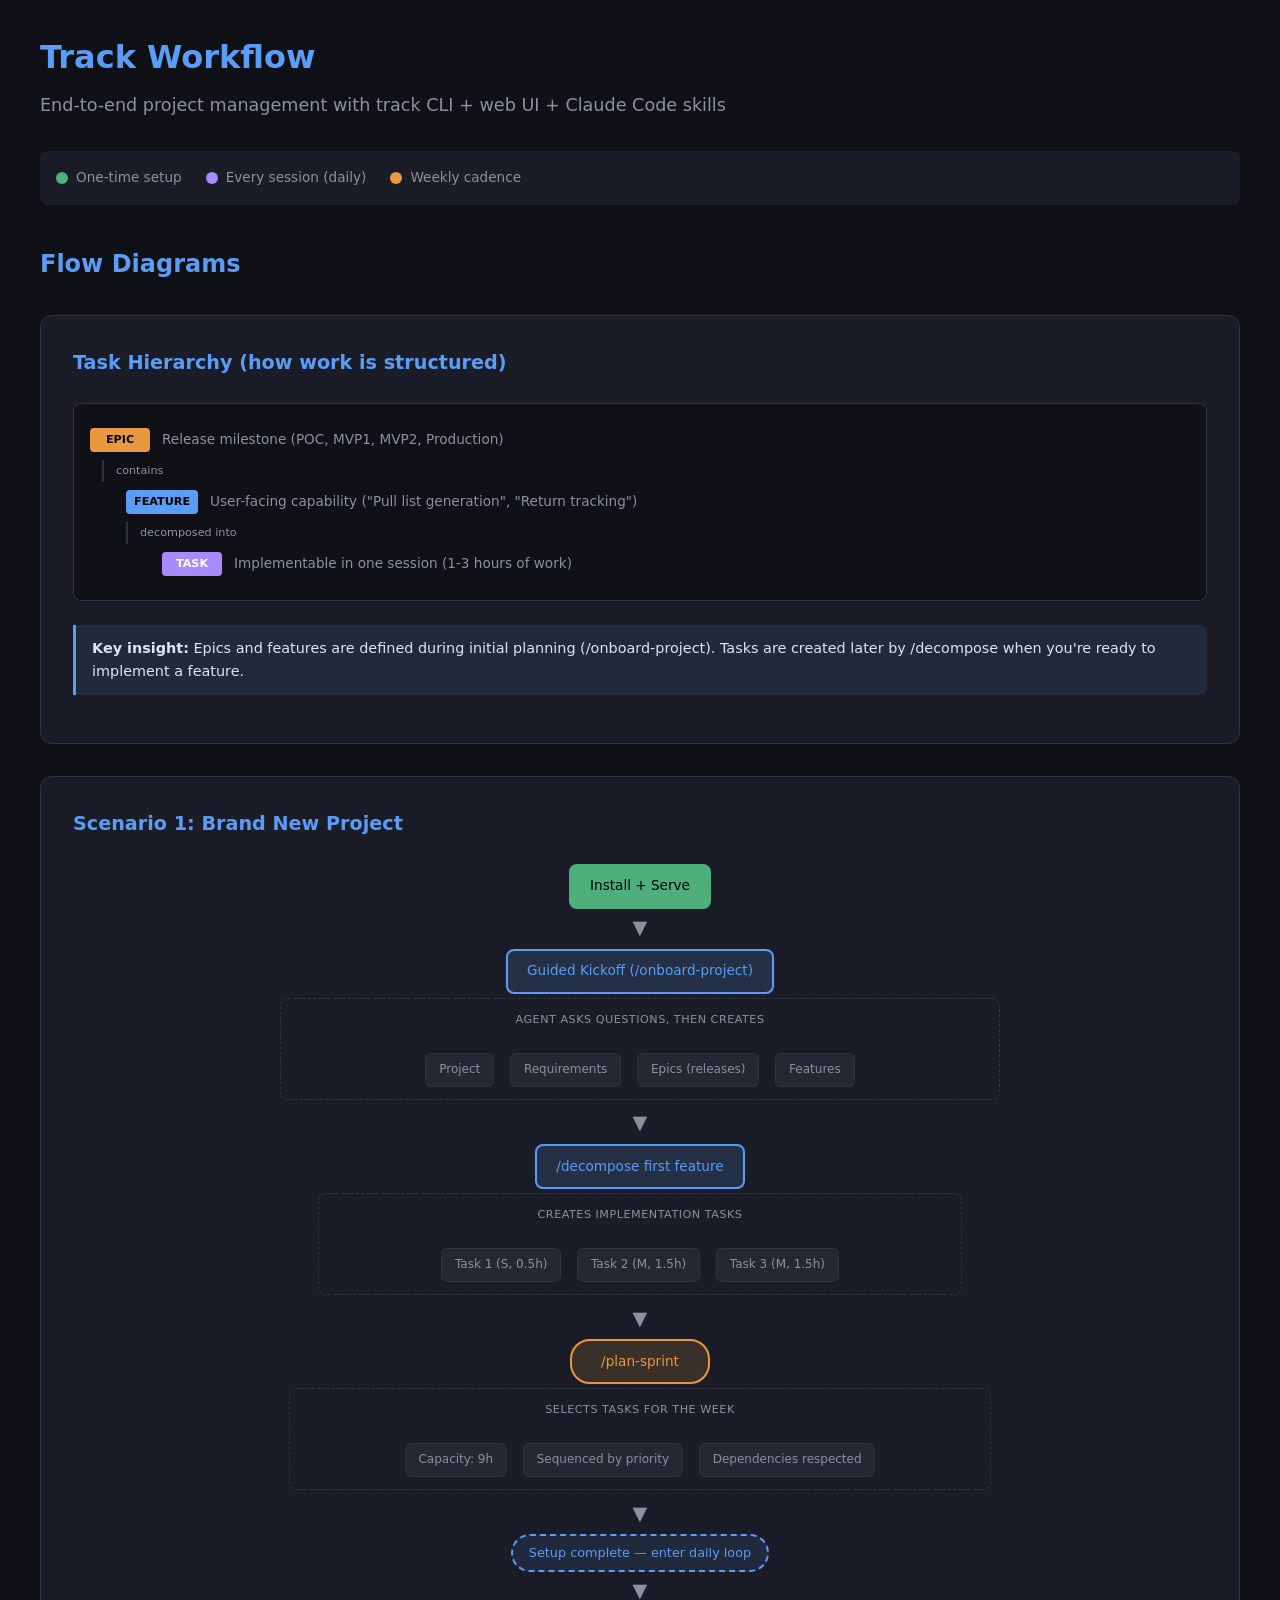
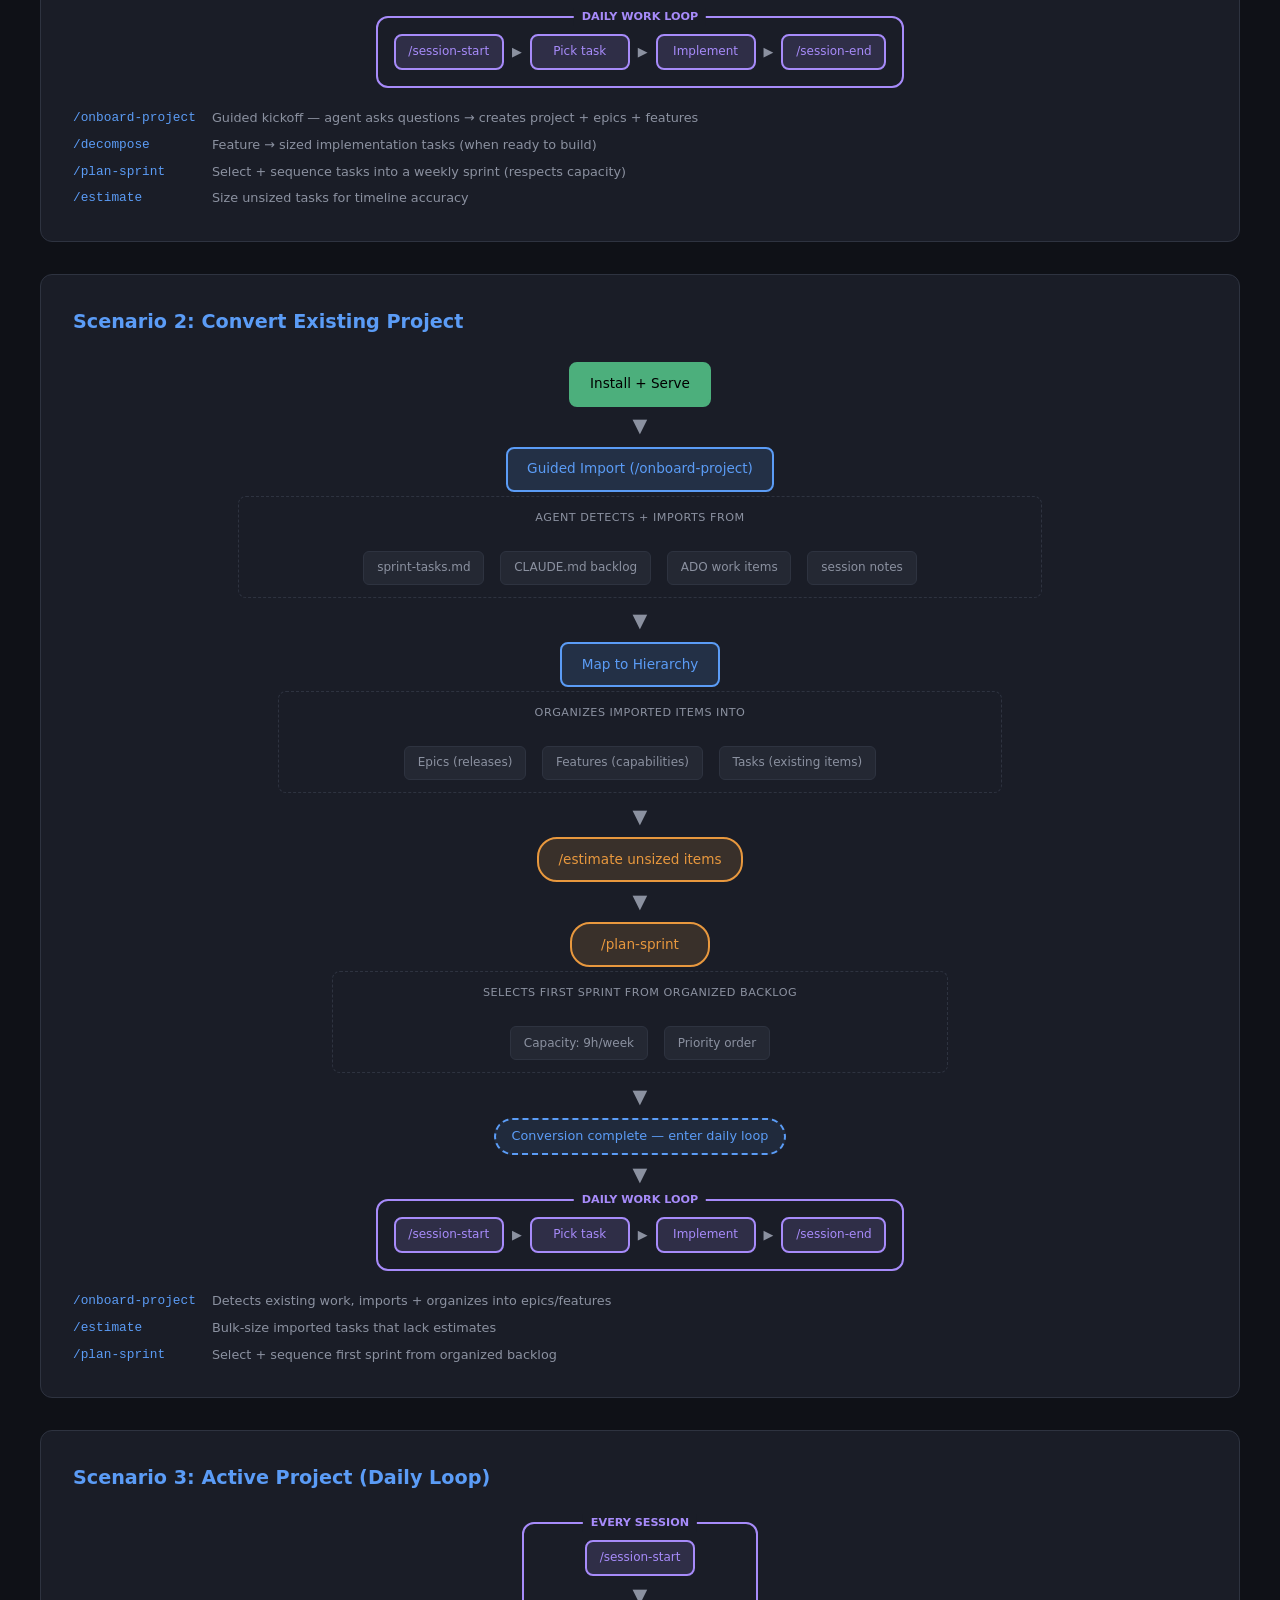
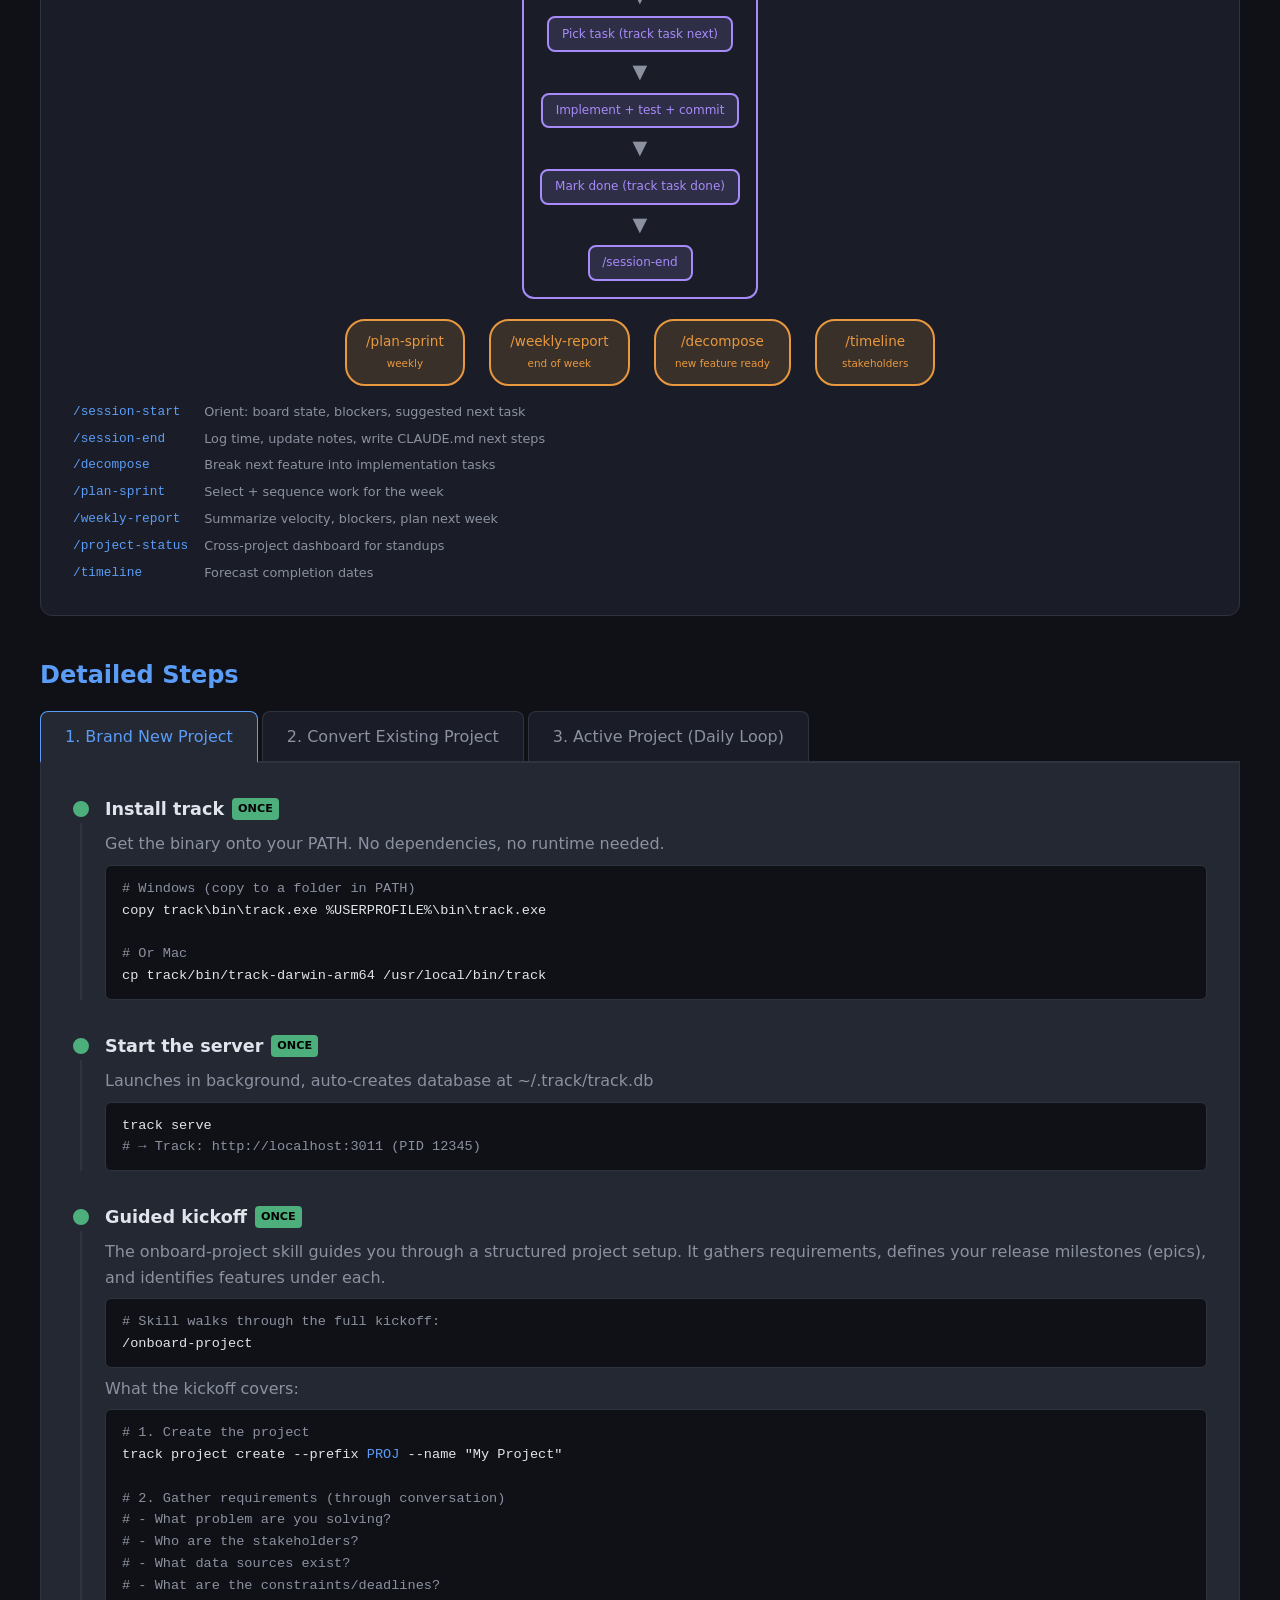
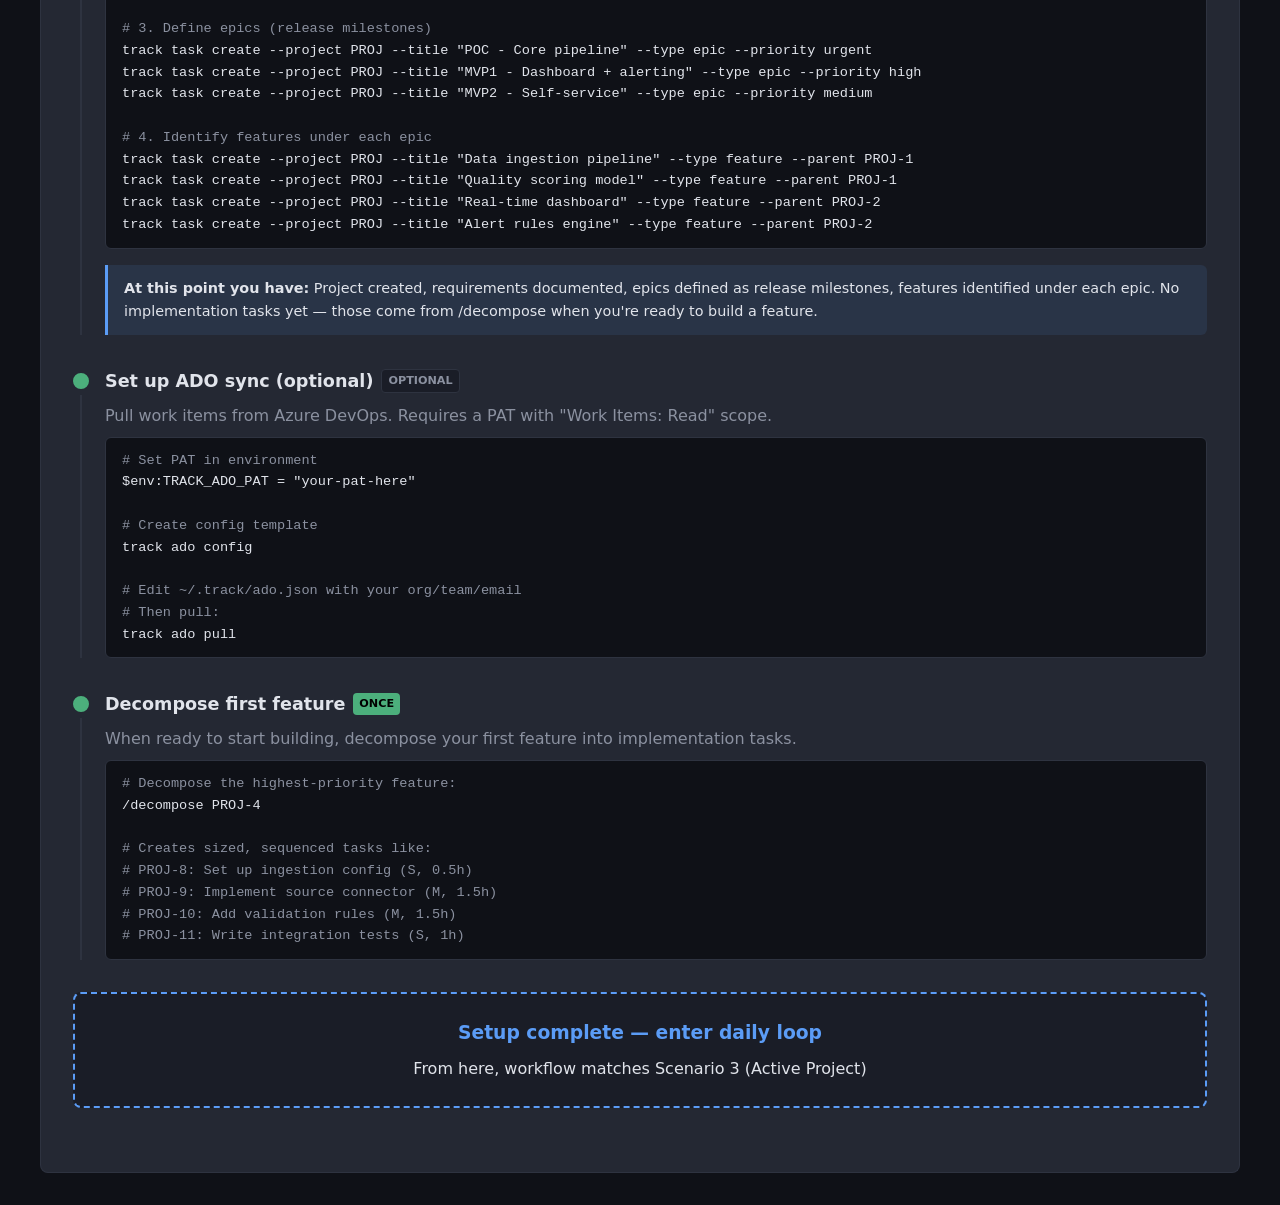
<file: docs/workflow.html>
<!DOCTYPE html>
<html lang="en">
<head>
    <meta charset="UTF-8">
    <meta name="viewport" content="width=device-width, initial-scale=1.0">
    <title>Track — Workflow Guide</title>
    <style>
        :root {
            --bg: #0f1117;
            --surface: #1a1d27;
            --surface2: #242833;
            --border: #2e3340;
            --text: #e1e4eb;
            --text-dim: #8b91a0;
            --accent: #5b9cf6;
            --accent-dim: #3d6db3;
            --green: #4caf7c;
            --orange: #e8983e;
            --purple: #a78bfa;
            --red: #ef6b6b;
        }

        * { margin: 0; padding: 0; box-sizing: border-box; }

        body {
            font-family: -apple-system, BlinkMacSystemFont, 'Segoe UI', system-ui, sans-serif;
            background: var(--bg);
            color: var(--text);
            line-height: 1.6;
            padding: 2rem;
        }

        .container {
            max-width: 1200px;
            margin: 0 auto;
        }

        h1 {
            font-size: 2rem;
            margin-bottom: 0.5rem;
            color: var(--accent);
        }

        h2 {
            font-size: 1.5rem;
            color: var(--accent);
            margin: 2.5rem 0 1rem;
        }

        .subtitle {
            color: var(--text-dim);
            margin-bottom: 2rem;
            font-size: 1.1rem;
        }

        .scenario-tabs {
            display: flex;
            gap: 4px;
            margin-bottom: 0;
            border-bottom: 2px solid var(--border);
        }

        .tab {
            padding: 0.75rem 1.5rem;
            background: var(--surface);
            border: 1px solid var(--border);
            border-bottom: none;
            border-radius: 8px 8px 0 0;
            cursor: pointer;
            color: var(--text-dim);
            font-weight: 500;
            transition: all 0.2s;
        }

        .tab:hover { color: var(--text); background: var(--surface2); }
        .tab.active {
            color: var(--accent);
            background: var(--surface2);
            border-color: var(--accent);
            border-bottom: 2px solid var(--surface2);
            margin-bottom: -2px;
        }

        .tab-content {
            display: none;
            background: var(--surface2);
            border: 1px solid var(--border);
            border-top: none;
            border-radius: 0 0 8px 8px;
            padding: 2rem;
        }

        .tab-content.active { display: block; }

        .phase {
            margin-bottom: 2rem;
            position: relative;
            padding-left: 2rem;
        }

        .phase::before {
            content: '';
            position: absolute;
            left: 7px;
            top: 28px;
            bottom: 0;
            width: 2px;
            background: var(--border);
        }

        .phase:last-child::before { display: none; }

        .phase-dot {
            position: absolute;
            left: 0;
            top: 6px;
            width: 16px;
            height: 16px;
            border-radius: 50%;
            border: 2px solid var(--accent);
            background: var(--bg);
        }

        .phase-dot.complete { background: var(--green); border-color: var(--green); }
        .phase-dot.recurring { background: var(--purple); border-color: var(--purple); }

        .phase h3 {
            font-size: 1.1rem;
            margin-bottom: 0.5rem;
            display: flex;
            align-items: center;
            gap: 0.5rem;
        }

        .phase-tag {
            font-size: 0.7rem;
            padding: 2px 6px;
            border-radius: 4px;
            font-weight: 600;
            text-transform: uppercase;
        }

        .tag-once { background: var(--green); color: #000; }
        .tag-daily { background: var(--purple); color: #fff; }
        .tag-weekly { background: var(--orange); color: #000; }
        .tag-optional { background: var(--surface); color: var(--text-dim); border: 1px solid var(--border); }

        .phase p {
            color: var(--text-dim);
            margin-bottom: 0.5rem;
        }

        .cmd {
            background: var(--bg);
            border: 1px solid var(--border);
            border-radius: 6px;
            padding: 0.75rem 1rem;
            font-family: 'SF Mono', 'Fira Code', monospace;
            font-size: 0.85rem;
            margin: 0.5rem 0;
            overflow-x: auto;
        }

        .cmd .comment { color: var(--text-dim); }
        .cmd .highlight { color: var(--accent); }

        .skill-ref {
            display: inline-block;
            background: var(--accent-dim);
            color: #fff;
            padding: 2px 8px;
            border-radius: 4px;
            font-size: 0.8rem;
            font-family: monospace;
            margin: 2px 0;
        }

        .converge-box {
            background: var(--surface);
            border: 2px dashed var(--accent);
            border-radius: 8px;
            padding: 1.5rem;
            margin: 2rem 0;
            text-align: center;
        }

        .converge-box h3 {
            color: var(--accent);
            margin-bottom: 0.5rem;
            justify-content: center;
        }

        .daily-loop {
            background: var(--surface);
            border: 2px solid var(--purple);
            border-radius: 12px;
            padding: 1.5rem;
            margin: 1.5rem 0;
        }

        .daily-loop h4 {
            color: var(--purple);
            margin-bottom: 1rem;
            font-size: 1rem;
        }

        .loop-steps {
            display: grid;
            grid-template-columns: repeat(auto-fit, minmax(200px, 1fr));
            gap: 1rem;
        }

        .loop-step {
            background: var(--surface2);
            border: 1px solid var(--border);
            border-radius: 8px;
            padding: 1rem;
            text-align: center;
        }

        .loop-step .step-num {
            display: inline-block;
            width: 24px;
            height: 24px;
            line-height: 24px;
            border-radius: 50%;
            background: var(--purple);
            color: #fff;
            font-size: 0.75rem;
            font-weight: 700;
            margin-bottom: 0.5rem;
        }

        .loop-step .step-title {
            font-weight: 600;
            font-size: 0.9rem;
            margin-bottom: 0.25rem;
        }

        .loop-step .step-cmd {
            font-family: monospace;
            font-size: 0.75rem;
            color: var(--text-dim);
        }

        .note {
            background: rgba(91, 156, 246, 0.1);
            border-left: 3px solid var(--accent);
            padding: 0.75rem 1rem;
            margin: 1rem 0;
            border-radius: 0 6px 6px 0;
            font-size: 0.9rem;
        }

        .divider {
            border: none;
            border-top: 1px solid var(--border);
            margin: 2rem 0;
        }

        .legend {
            display: flex;
            gap: 1.5rem;
            flex-wrap: wrap;
            margin-bottom: 2rem;
            padding: 1rem;
            background: var(--surface);
            border-radius: 8px;
        }

        .legend-item {
            display: flex;
            align-items: center;
            gap: 0.5rem;
            font-size: 0.85rem;
            color: var(--text-dim);
        }

        .legend-dot {
            width: 12px;
            height: 12px;
            border-radius: 50%;
        }

        .legend-dot.one-time { background: var(--green); }
        .legend-dot.daily { background: var(--purple); }
        .legend-dot.weekly { background: var(--orange); }

        /* Flow diagram styles */
        .flow-section {
            margin: 2rem 0;
            padding: 2rem;
            background: var(--surface);
            border-radius: 12px;
            border: 1px solid var(--border);
        }

        .flow-section h3 {
            color: var(--accent);
            margin-bottom: 1.5rem;
            font-size: 1.2rem;
        }

        .flow-diagram {
            display: flex;
            flex-direction: column;
            align-items: center;
            gap: 0;
        }

        .flow-row {
            display: flex;
            align-items: center;
            gap: 0.75rem;
            width: 100%;
            justify-content: center;
        }

        .flow-node {
            padding: 0.6rem 1.2rem;
            border-radius: 8px;
            font-size: 0.85rem;
            font-weight: 500;
            text-align: center;
            min-width: 140px;
            position: relative;
        }

        .flow-node.setup {
            background: var(--green);
            color: #000;
            border: 2px solid var(--green);
        }

        .flow-node.planning {
            background: rgba(91, 156, 246, 0.15);
            color: var(--accent);
            border: 2px solid var(--accent);
        }

        .flow-node.work {
            background: rgba(167, 139, 250, 0.15);
            color: var(--purple);
            border: 2px solid var(--purple);
        }

        .flow-node.milestone {
            background: rgba(232, 152, 62, 0.15);
            color: var(--orange);
            border: 2px solid var(--orange);
            border-radius: 20px;
        }

        .flow-node.converge {
            background: rgba(91, 156, 246, 0.1);
            color: var(--accent);
            border: 2px dashed var(--accent);
            border-radius: 20px;
            padding: 0.4rem 1rem;
            font-size: 0.8rem;
        }

        .flow-arrow {
            display: flex;
            align-items: center;
            justify-content: center;
            color: var(--text-dim);
            font-size: 1.2rem;
            padding: 0.3rem 0;
        }

        .flow-arrow.down::after {
            content: '▼';
        }

        .flow-arrow.right::after {
            content: '▶';
            font-size: 0.8rem;
        }

        .flow-branch {
            display: flex;
            gap: 1rem;
            align-items: flex-start;
            justify-content: center;
            flex-wrap: wrap;
            padding: 0.75rem;
            border: 1px dashed var(--border);
            border-radius: 8px;
            margin: 0.25rem 0;
        }

        .flow-branch-label {
            width: 100%;
            text-align: center;
            font-size: 0.7rem;
            color: var(--text-dim);
            text-transform: uppercase;
            letter-spacing: 0.5px;
            margin-bottom: 0.5rem;
        }

        .flow-sub-node {
            padding: 0.4rem 0.8rem;
            border-radius: 6px;
            font-size: 0.75rem;
            text-align: center;
            background: var(--surface2);
            border: 1px solid var(--border);
            color: var(--text-dim);
        }

        .flow-loop {
            border: 2px solid var(--purple);
            border-radius: 12px;
            padding: 1rem;
            position: relative;
            margin: 0.25rem 0;
        }

        .flow-loop-label {
            position: absolute;
            top: -10px;
            left: 50%;
            transform: translateX(-50%);
            background: var(--surface);
            padding: 0 8px;
            font-size: 0.7rem;
            color: var(--purple);
            text-transform: uppercase;
            font-weight: 600;
        }

        .flow-loop .flow-row {
            gap: 0.5rem;
        }

        .flow-loop .flow-node {
            min-width: 100px;
            padding: 0.4rem 0.8rem;
            font-size: 0.75rem;
        }

        .hierarchy-visual {
            display: flex;
            flex-direction: column;
            gap: 0;
            margin: 1.5rem 0;
            padding: 1rem;
            background: var(--bg);
            border-radius: 8px;
            border: 1px solid var(--border);
        }

        .hier-level {
            display: flex;
            align-items: center;
            gap: 0.75rem;
            padding: 0.5rem 0;
        }

        .hier-indent { width: 24px; flex-shrink: 0; }

        .hier-badge {
            padding: 3px 8px;
            border-radius: 4px;
            font-size: 0.7rem;
            font-weight: 600;
            text-transform: uppercase;
            min-width: 60px;
            text-align: center;
        }

        .hier-badge.epic { background: var(--orange); color: #000; }
        .hier-badge.feature { background: var(--accent); color: #000; }
        .hier-badge.task { background: var(--purple); color: #fff; }

        .hier-text {
            font-size: 0.85rem;
            color: var(--text-dim);
        }

        .hier-connector {
            margin-left: 12px;
            padding-left: 12px;
            border-left: 2px solid var(--border);
            font-size: 0.7rem;
            color: var(--text-dim);
            padding-top: 2px;
            padding-bottom: 2px;
        }

        .skill-map {
            display: grid;
            grid-template-columns: auto 1fr;
            gap: 0.4rem 1rem;
            margin-top: 1rem;
            font-size: 0.8rem;
        }

        .skill-map .skill-name {
            font-family: monospace;
            color: var(--accent);
        }

        .skill-map .skill-desc {
            color: var(--text-dim);
        }
    </style>
</head>
<body>
    <div class="container">
        <h1>Track Workflow</h1>
        <p class="subtitle">End-to-end project management with track CLI + web UI + Claude Code skills</p>

        <div class="legend">
            <div class="legend-item"><div class="legend-dot one-time"></div> One-time setup</div>
            <div class="legend-item"><div class="legend-dot daily"></div> Every session (daily)</div>
            <div class="legend-item"><div class="legend-dot weekly"></div> Weekly cadence</div>
        </div>

        <!-- ============================================ -->
        <!-- FLOW DIAGRAMS SECTION                        -->
        <!-- ============================================ -->
        <h2>Flow Diagrams</h2>

        <!-- Task Hierarchy -->
        <div class="flow-section">
            <h3>Task Hierarchy (how work is structured)</h3>
            <div class="hierarchy-visual">
                <div class="hier-level">
                    <span class="hier-badge epic">Epic</span>
                    <span class="hier-text">Release milestone (POC, MVP1, MVP2, Production)</span>
                </div>
                <div class="hier-connector">contains</div>
                <div class="hier-level">
                    <div class="hier-indent"></div>
                    <span class="hier-badge feature">Feature</span>
                    <span class="hier-text">User-facing capability ("Pull list generation", "Return tracking")</span>
                </div>
                <div class="hier-connector" style="margin-left: 36px;">decomposed into</div>
                <div class="hier-level">
                    <div class="hier-indent"></div>
                    <div class="hier-indent"></div>
                    <span class="hier-badge task">Task</span>
                    <span class="hier-text">Implementable in one session (1-3 hours of work)</span>
                </div>
            </div>
            <div class="note">
                <strong>Key insight:</strong> Epics and features are defined during initial planning (/onboard-project).
                Tasks are created later by /decompose when you're ready to implement a feature.
            </div>
        </div>

        <!-- Flow: Brand New Project -->
        <div class="flow-section">
            <h3>Scenario 1: Brand New Project</h3>
            <div class="flow-diagram">
                <div class="flow-row">
                    <div class="flow-node setup">Install + Serve</div>
                </div>
                <div class="flow-arrow down"></div>
                <div class="flow-row">
                    <div class="flow-node planning">Guided Kickoff (/onboard-project)</div>
                </div>
                <div class="flow-branch">
                    <div class="flow-branch-label">Agent asks questions, then creates</div>
                    <div class="flow-sub-node">Project</div>
                    <div class="flow-sub-node">Requirements</div>
                    <div class="flow-sub-node">Epics (releases)</div>
                    <div class="flow-sub-node">Features</div>
                </div>
                <div class="flow-arrow down"></div>
                <div class="flow-row">
                    <div class="flow-node planning">/decompose first feature</div>
                </div>
                <div class="flow-branch">
                    <div class="flow-branch-label">Creates implementation tasks</div>
                    <div class="flow-sub-node">Task 1 (S, 0.5h)</div>
                    <div class="flow-sub-node">Task 2 (M, 1.5h)</div>
                    <div class="flow-sub-node">Task 3 (M, 1.5h)</div>
                </div>
                <div class="flow-arrow down"></div>
                <div class="flow-row">
                    <div class="flow-node milestone">/plan-sprint</div>
                </div>
                <div class="flow-branch">
                    <div class="flow-branch-label">Selects tasks for the week</div>
                    <div class="flow-sub-node">Capacity: 9h</div>
                    <div class="flow-sub-node">Sequenced by priority</div>
                    <div class="flow-sub-node">Dependencies respected</div>
                </div>
                <div class="flow-arrow down"></div>
                <div class="flow-row">
                    <div class="flow-node converge">Setup complete — enter daily loop</div>
                </div>
                <div class="flow-arrow down"></div>
                <div class="flow-loop">
                    <div class="flow-loop-label">Daily Work Loop</div>
                    <div class="flow-row">
                        <div class="flow-node work">/session-start</div>
                        <div class="flow-arrow right"></div>
                        <div class="flow-node work">Pick task</div>
                        <div class="flow-arrow right"></div>
                        <div class="flow-node work">Implement</div>
                        <div class="flow-arrow right"></div>
                        <div class="flow-node work">/session-end</div>
                    </div>
                </div>
            </div>
            <div class="skill-map">
                <span class="skill-name">/onboard-project</span>
                <span class="skill-desc">Guided kickoff — agent asks questions → creates project + epics + features</span>
                <span class="skill-name">/decompose</span>
                <span class="skill-desc">Feature → sized implementation tasks (when ready to build)</span>
                <span class="skill-name">/plan-sprint</span>
                <span class="skill-desc">Select + sequence tasks into a weekly sprint (respects capacity)</span>
                <span class="skill-name">/estimate</span>
                <span class="skill-desc">Size unsized tasks for timeline accuracy</span>
            </div>
        </div>

        <!-- Flow: Convert Existing -->
        <div class="flow-section">
            <h3>Scenario 2: Convert Existing Project</h3>
            <div class="flow-diagram">
                <div class="flow-row">
                    <div class="flow-node setup">Install + Serve</div>
                </div>
                <div class="flow-arrow down"></div>
                <div class="flow-row">
                    <div class="flow-node planning">Guided Import (/onboard-project)</div>
                </div>
                <div class="flow-branch">
                    <div class="flow-branch-label">Agent detects + imports from</div>
                    <div class="flow-sub-node">sprint-tasks.md</div>
                    <div class="flow-sub-node">CLAUDE.md backlog</div>
                    <div class="flow-sub-node">ADO work items</div>
                    <div class="flow-sub-node">session notes</div>
                </div>
                <div class="flow-arrow down"></div>
                <div class="flow-row">
                    <div class="flow-node planning">Map to Hierarchy</div>
                </div>
                <div class="flow-branch">
                    <div class="flow-branch-label">Organizes imported items into</div>
                    <div class="flow-sub-node">Epics (releases)</div>
                    <div class="flow-sub-node">Features (capabilities)</div>
                    <div class="flow-sub-node">Tasks (existing items)</div>
                </div>
                <div class="flow-arrow down"></div>
                <div class="flow-row">
                    <div class="flow-node milestone">/estimate unsized items</div>
                </div>
                <div class="flow-arrow down"></div>
                <div class="flow-row">
                    <div class="flow-node milestone">/plan-sprint</div>
                </div>
                <div class="flow-branch">
                    <div class="flow-branch-label">Selects first sprint from organized backlog</div>
                    <div class="flow-sub-node">Capacity: 9h/week</div>
                    <div class="flow-sub-node">Priority order</div>
                </div>
                <div class="flow-arrow down"></div>
                <div class="flow-row">
                    <div class="flow-node converge">Conversion complete — enter daily loop</div>
                </div>
                <div class="flow-arrow down"></div>
                <div class="flow-loop">
                    <div class="flow-loop-label">Daily Work Loop</div>
                    <div class="flow-row">
                        <div class="flow-node work">/session-start</div>
                        <div class="flow-arrow right"></div>
                        <div class="flow-node work">Pick task</div>
                        <div class="flow-arrow right"></div>
                        <div class="flow-node work">Implement</div>
                        <div class="flow-arrow right"></div>
                        <div class="flow-node work">/session-end</div>
                    </div>
                </div>
            </div>
            <div class="skill-map">
                <span class="skill-name">/onboard-project</span>
                <span class="skill-desc">Detects existing work, imports + organizes into epics/features</span>
                <span class="skill-name">/estimate</span>
                <span class="skill-desc">Bulk-size imported tasks that lack estimates</span>
                <span class="skill-name">/plan-sprint</span>
                <span class="skill-desc">Select + sequence first sprint from organized backlog</span>
            </div>
        </div>

        <!-- Flow: Active Project -->
        <div class="flow-section">
            <h3>Scenario 3: Active Project (Daily Loop)</h3>
            <div class="flow-diagram">
                <div class="flow-loop">
                    <div class="flow-loop-label">Every Session</div>
                    <div class="flow-diagram" style="gap: 0;">
                        <div class="flow-row">
                            <div class="flow-node work">/session-start</div>
                        </div>
                        <div class="flow-arrow down"></div>
                        <div class="flow-row">
                            <div class="flow-node work">Pick task (track task next)</div>
                        </div>
                        <div class="flow-arrow down"></div>
                        <div class="flow-row">
                            <div class="flow-node work">Implement + test + commit</div>
                        </div>
                        <div class="flow-arrow down"></div>
                        <div class="flow-row">
                            <div class="flow-node work">Mark done (track task done)</div>
                        </div>
                        <div class="flow-arrow down"></div>
                        <div class="flow-row">
                            <div class="flow-node work">/session-end</div>
                        </div>
                    </div>
                </div>
                <div style="height: 1rem;"></div>
                <div class="flow-row" style="gap: 1.5rem; flex-wrap: wrap;">
                    <div class="flow-node milestone" style="min-width: 120px;">/plan-sprint<br><small style="font-size:0.65rem;">weekly</small></div>
                    <div class="flow-node milestone" style="min-width: 120px;">/weekly-report<br><small style="font-size:0.65rem;">end of week</small></div>
                    <div class="flow-node milestone" style="min-width: 120px;">/decompose<br><small style="font-size:0.65rem;">new feature ready</small></div>
                    <div class="flow-node milestone" style="min-width: 120px;">/timeline<br><small style="font-size:0.65rem;">stakeholders</small></div>
                </div>
            </div>
            <div class="skill-map">
                <span class="skill-name">/session-start</span>
                <span class="skill-desc">Orient: board state, blockers, suggested next task</span>
                <span class="skill-name">/session-end</span>
                <span class="skill-desc">Log time, update notes, write CLAUDE.md next steps</span>
                <span class="skill-name">/decompose</span>
                <span class="skill-desc">Break next feature into implementation tasks</span>
                <span class="skill-name">/plan-sprint</span>
                <span class="skill-desc">Select + sequence work for the week</span>
                <span class="skill-name">/weekly-report</span>
                <span class="skill-desc">Summarize velocity, blockers, plan next week</span>
                <span class="skill-name">/project-status</span>
                <span class="skill-desc">Cross-project dashboard for standups</span>
                <span class="skill-name">/timeline</span>
                <span class="skill-desc">Forecast completion dates</span>
            </div>
        </div>

        <!-- ============================================ -->
        <!-- DETAILED STEPS (TABBED)                      -->
        <!-- ============================================ -->
        <h2>Detailed Steps</h2>

        <div class="scenario-tabs">
            <div class="tab active" onclick="showTab('new')">1. Brand New Project</div>
            <div class="tab" onclick="showTab('convert')">2. Convert Existing Project</div>
            <div class="tab" onclick="showTab('active')">3. Active Project (Daily Loop)</div>
        </div>

        <!-- SCENARIO 1: Brand New Project -->
        <div id="tab-new" class="tab-content active">
            <div class="phase">
                <div class="phase-dot complete"></div>
                <h3>Install track <span class="phase-tag tag-once">once</span></h3>
                <p>Get the binary onto your PATH. No dependencies, no runtime needed.</p>
                <div class="cmd">
                    <span class="comment"># Windows (copy to a folder in PATH)</span><br>
                    copy track\bin\track.exe %USERPROFILE%\bin\track.exe<br><br>
                    <span class="comment"># Or Mac</span><br>
                    cp track/bin/track-darwin-arm64 /usr/local/bin/track
                </div>
            </div>

            <div class="phase">
                <div class="phase-dot complete"></div>
                <h3>Start the server <span class="phase-tag tag-once">once</span></h3>
                <p>Launches in background, auto-creates database at ~/.track/track.db</p>
                <div class="cmd">
                    track serve<br>
                    <span class="comment"># → Track: http://localhost:3011 (PID 12345)</span>
                </div>
            </div>

            <div class="phase">
                <div class="phase-dot complete"></div>
                <h3>Guided kickoff <span class="phase-tag tag-once">once</span></h3>
                <p>The onboard-project skill guides you through a structured project setup. It gathers requirements, defines your release milestones (epics), and identifies features under each.</p>
                <div class="cmd">
                    <span class="comment"># Skill walks through the full kickoff:</span><br>
                    /onboard-project
                </div>
                <p>What the kickoff covers:</p>
                <div class="cmd">
                    <span class="comment"># 1. Create the project</span><br>
                    track project create --prefix <span class="highlight">PROJ</span> --name "My Project"<br><br>
                    <span class="comment"># 2. Gather requirements (through conversation)</span><br>
                    <span class="comment">#    - What problem are you solving?</span><br>
                    <span class="comment">#    - Who are the stakeholders?</span><br>
                    <span class="comment">#    - What data sources exist?</span><br>
                    <span class="comment">#    - What are the constraints/deadlines?</span><br><br>
                    <span class="comment"># 3. Define epics (release milestones)</span><br>
                    track task create --project PROJ --title "POC - Core pipeline" --type epic --priority urgent<br>
                    track task create --project PROJ --title "MVP1 - Dashboard + alerting" --type epic --priority high<br>
                    track task create --project PROJ --title "MVP2 - Self-service" --type epic --priority medium<br><br>
                    <span class="comment"># 4. Identify features under each epic</span><br>
                    track task create --project PROJ --title "Data ingestion pipeline" --type feature --parent PROJ-1<br>
                    track task create --project PROJ --title "Quality scoring model" --type feature --parent PROJ-1<br>
                    track task create --project PROJ --title "Real-time dashboard" --type feature --parent PROJ-2<br>
                    track task create --project PROJ --title "Alert rules engine" --type feature --parent PROJ-2
                </div>
                <div class="note">
                    <strong>At this point you have:</strong> Project created, requirements documented, epics defined as release milestones, features identified under each epic. No implementation tasks yet — those come from /decompose when you're ready to build a feature.
                </div>
            </div>

            <div class="phase">
                <div class="phase-dot complete"></div>
                <h3>Set up ADO sync (optional) <span class="phase-tag tag-optional">optional</span></h3>
                <p>Pull work items from Azure DevOps. Requires a PAT with "Work Items: Read" scope.</p>
                <div class="cmd">
                    <span class="comment"># Set PAT in environment</span><br>
                    $env:TRACK_ADO_PAT = "your-pat-here"<br><br>
                    <span class="comment"># Create config template</span><br>
                    track ado config<br><br>
                    <span class="comment"># Edit ~/.track/ado.json with your org/team/email</span><br>
                    <span class="comment"># Then pull:</span><br>
                    track ado pull
                </div>
            </div>

            <div class="phase">
                <div class="phase-dot complete"></div>
                <h3>Decompose first feature <span class="phase-tag tag-once">once</span></h3>
                <p>When ready to start building, decompose your first feature into implementation tasks.</p>
                <div class="cmd">
                    <span class="comment"># Decompose the highest-priority feature:</span><br>
                    /decompose PROJ-4<br><br>
                    <span class="comment"># Creates sized, sequenced tasks like:</span><br>
                    <span class="comment"># PROJ-8: Set up ingestion config (S, 0.5h)</span><br>
                    <span class="comment"># PROJ-9: Implement source connector (M, 1.5h)</span><br>
                    <span class="comment"># PROJ-10: Add validation rules (M, 1.5h)</span><br>
                    <span class="comment"># PROJ-11: Write integration tests (S, 1h)</span>
                </div>
            </div>

            <div class="converge-box">
                <h3>Setup complete — enter daily loop</h3>
                <p>From here, workflow matches Scenario 3 (Active Project)</p>
            </div>
        </div>

        <!-- SCENARIO 2: Convert Existing Project -->
        <div id="tab-convert" class="tab-content">
            <div class="phase">
                <div class="phase-dot complete"></div>
                <h3>Install track <span class="phase-tag tag-once">once</span></h3>
                <p>Same as Scenario 1 — get the binary, start the server.</p>
                <div class="cmd">
                    track serve
                </div>
            </div>

            <div class="phase">
                <div class="phase-dot complete"></div>
                <h3>Run onboard-project <span class="phase-tag tag-once">once</span></h3>
                <p>Imports existing backlog and organizes it into the epic/feature/task hierarchy.</p>
                <div class="cmd">
                    <span class="comment"># Skill does all of this automatically:</span><br>
                    /onboard-project
                </div>
                <p>What it does:</p>
                <div class="cmd">
                    <span class="comment"># 1. Creates project</span><br>
                    track project create --prefix PROJ --name "My Project"<br><br>
                    <span class="comment"># 2. Reads existing sources:</span><br>
                    <span class="comment">#    - docs/sprint-tasks.md</span><br>
                    <span class="comment">#    - CLAUDE.md backlog section</span><br>
                    <span class="comment">#    - docs/session-notes/ (recent context)</span><br><br>
                    <span class="comment"># 3. Maps existing items to hierarchy:</span><br>
                    <span class="comment">#    - Groups related items → creates epics</span><br>
                    <span class="comment">#    - Identifies capabilities → creates features</span><br>
                    <span class="comment">#    - Preserves existing tasks + statuses</span><br>
                    track task create --project PROJ --title "Phase 1 - Current sprint" --type epic<br>
                    track task create --project PROJ --title "Dashboard improvements" --type feature --parent PROJ-1<br>
                    track task create --project PROJ --title "Fix chart rendering" --type task --parent PROJ-2<br>
                    track task move PROJ-3 --status in_progress<br><br>
                    <span class="comment"># 4. Adds ## Taskboard section to CLAUDE.md</span>
                </div>
            </div>

            <div class="phase">
                <div class="phase-dot complete"></div>
                <h3>Estimate unsized tasks <span class="phase-tag tag-once">once</span></h3>
                <p>Imported tasks likely lack size estimates. Bulk-estimate the backlog.</p>
                <div class="cmd">
                    /estimate --project PROJ
                </div>
            </div>

            <div class="phase">
                <div class="phase-dot complete"></div>
                <h3>Set up ADO sync (if applicable) <span class="phase-tag tag-optional">optional</span></h3>
                <p>Same as Scenario 1. Links existing ADO work items to track tasks.</p>
                <div class="cmd">
                    track ado config<br>
                    <span class="comment"># edit ~/.track/ado.json</span><br>
                    track ado pull
                </div>
            </div>

            <div class="converge-box">
                <h3>Conversion complete — enter daily loop</h3>
                <p>From here, workflow matches Scenario 3 (Active Project)</p>
            </div>
        </div>

        <!-- SCENARIO 3: Active Project (Daily Loop) -->
        <div id="tab-active" class="tab-content">

            <div class="daily-loop">
                <h4>Daily Session Loop</h4>
                <div class="loop-steps">
                    <div class="loop-step">
                        <div class="step-num">1</div>
                        <div class="step-title">Start Session</div>
                        <div class="step-cmd">/session-start</div>
                    </div>
                    <div class="loop-step">
                        <div class="step-num">2</div>
                        <div class="step-title">Pick Task</div>
                        <div class="step-cmd">track task next</div>
                    </div>
                    <div class="loop-step">
                        <div class="step-num">3</div>
                        <div class="step-title">Do Work</div>
                        <div class="step-cmd">code, test, commit</div>
                    </div>
                    <div class="loop-step">
                        <div class="step-num">4</div>
                        <div class="step-title">Complete</div>
                        <div class="step-cmd">track task done ID</div>
                    </div>
                    <div class="loop-step">
                        <div class="step-num">5</div>
                        <div class="step-title">End Session</div>
                        <div class="step-cmd">/session-end</div>
                    </div>
                </div>
            </div>

            <hr class="divider">

            <div class="phase">
                <div class="phase-dot recurring"></div>
                <h3>Session start <span class="phase-tag tag-daily">every session</span></h3>
                <p>Orient: see board state, in-progress tasks, blockers, suggested next steps.</p>
                <div class="cmd">
                    <span class="comment"># Skill reads CLAUDE.md + queries track automatically</span><br>
                    /session-start
                </div>
                <p>Or manually:</p>
                <div class="cmd">
                    track task list --project PROJ<br>
                    track session start --project PROJ --branch $(git branch --show-current)
                </div>
                <div class="note">Session start shows: in-progress tasks, ready tasks by priority, blockers, active sprint progress, uncommitted git changes.</div>
            </div>

            <div class="phase">
                <div class="phase-dot recurring"></div>
                <h3>Pick up a task <span class="phase-tag tag-daily">every session</span></h3>
                <p>Move the next task to in_progress. If the next feature hasn't been decomposed yet, run /decompose first.</p>
                <div class="cmd">
                    <span class="comment"># Auto-pick highest priority ready task:</span><br>
                    track task next<br><br>
                    <span class="comment"># Or manually:</span><br>
                    track task move PROJ-5 --status in_progress<br><br>
                    <span class="comment"># If no ready tasks — decompose next feature:</span><br>
                    /decompose PROJ-12
                </div>
            </div>

            <div class="phase">
                <div class="phase-dot recurring"></div>
                <h3>Do the work <span class="phase-tag tag-daily">every session</span></h3>
                <p>Write code, run tests, iterate. Track stays out of your way.</p>
                <div class="cmd">
                    <span class="comment"># If new work discovered mid-session:</span><br>
                    track task create --project PROJ --title "Found edge case in X" --priority high --source discovered<br><br>
                    <span class="comment"># If blocked:</span><br>
                    track blocker create --title "Waiting on API access" --project PROJ
                </div>
            </div>

            <div class="phase">
                <div class="phase-dot recurring"></div>
                <h3>Complete tasks <span class="phase-tag tag-daily">every session</span></h3>
                <p>Mark done, log actual time.</p>
                <div class="cmd">
                    track task done PROJ-5 --actual-hours 1.5<br><br>
                    <span class="comment"># Or log time separately:</span><br>
                    track session log PROJ-5 --hours 1.5 --note "Implemented retry logic"
                </div>
            </div>

            <div class="phase">
                <div class="phase-dot recurring"></div>
                <h3>End session <span class="phase-tag tag-daily">every session</span></h3>
                <p>Wraps up: updates task states, logs time, writes session notes, updates CLAUDE.md.</p>
                <div class="cmd">
                    <span class="comment"># Skill does all of this:</span><br>
                    /session-end
                </div>
                <p>Or manually:</p>
                <div class="cmd">
                    track session end --summary "Completed retry logic for pipeline ingestion"
                </div>
            </div>

            <hr class="divider">

            <div class="phase">
                <div class="phase-dot" style="background: var(--orange); border-color: var(--orange);"></div>
                <h3>Plan sprint <span class="phase-tag tag-weekly">weekly</span></h3>
                <p>At start of week: select work from decomposed features, sequence tasks, set capacity targets.</p>
                <div class="cmd">
                    /plan-sprint --project PROJ
                </div>
                <p>Creates a sprint in track with selected tasks and sequencing.</p>
            </div>

            <div class="phase">
                <div class="phase-dot" style="background: var(--orange); border-color: var(--orange);"></div>
                <h3>Weekly report <span class="phase-tag tag-weekly">weekly</span></h3>
                <p>End of week: summarize progress, velocity, blockers, next week plan.</p>
                <div class="cmd">
                    /weekly-report
                </div>
            </div>

            <div class="phase">
                <div class="phase-dot" style="background: var(--orange); border-color: var(--orange);"></div>
                <h3>Project status <span class="phase-tag tag-weekly">as needed</span></h3>
                <p>Cross-project dashboard for standups or orientation.</p>
                <div class="cmd">
                    /project-status
                </div>
            </div>

            <hr class="divider">

            <div class="phase">
                <div class="phase-dot"></div>
                <h3>Decompose next feature <span class="phase-tag tag-optional">as needed</span></h3>
                <p>When current tasks are done and you're ready to start the next feature, decompose it into tasks.</p>
                <div class="cmd">
                    <span class="comment"># Decompose a feature into implementation tasks:</span><br>
                    /decompose PROJ-20<br><br>
                    <span class="comment"># Estimate if needed:</span><br>
                    /estimate --project PROJ
                </div>
                <div class="note">
                    <strong>Decompose on demand:</strong> Don't decompose all features upfront. Decompose the next feature when you're ready to work on it — requirements may have changed by then.
                </div>
            </div>

            <div class="phase">
                <div class="phase-dot"></div>
                <h3>ADO sync <span class="phase-tag tag-optional">as needed</span></h3>
                <p>Pull latest work items from Azure DevOps when assignments change.</p>
                <div class="cmd">
                    track ado pull<br>
                    track ado status
                </div>
            </div>

            <div class="phase">
                <div class="phase-dot"></div>
                <h3>Timeline projection <span class="phase-tag tag-optional">as needed</span></h3>
                <p>Forecast completion dates for stakeholder communication.</p>
                <div class="cmd">
                    /timeline --project PROJ
                </div>
            </div>
        </div>
    </div>

    <script>
        function showTab(id) {
            document.querySelectorAll('.tab-content').forEach(el => el.classList.remove('active'));
            document.querySelectorAll('.tab').forEach(el => el.classList.remove('active'));
            document.getElementById('tab-' + id).classList.add('active');
            event.target.classList.add('active');
        }
    </script>
</body>
</html>
</file>
